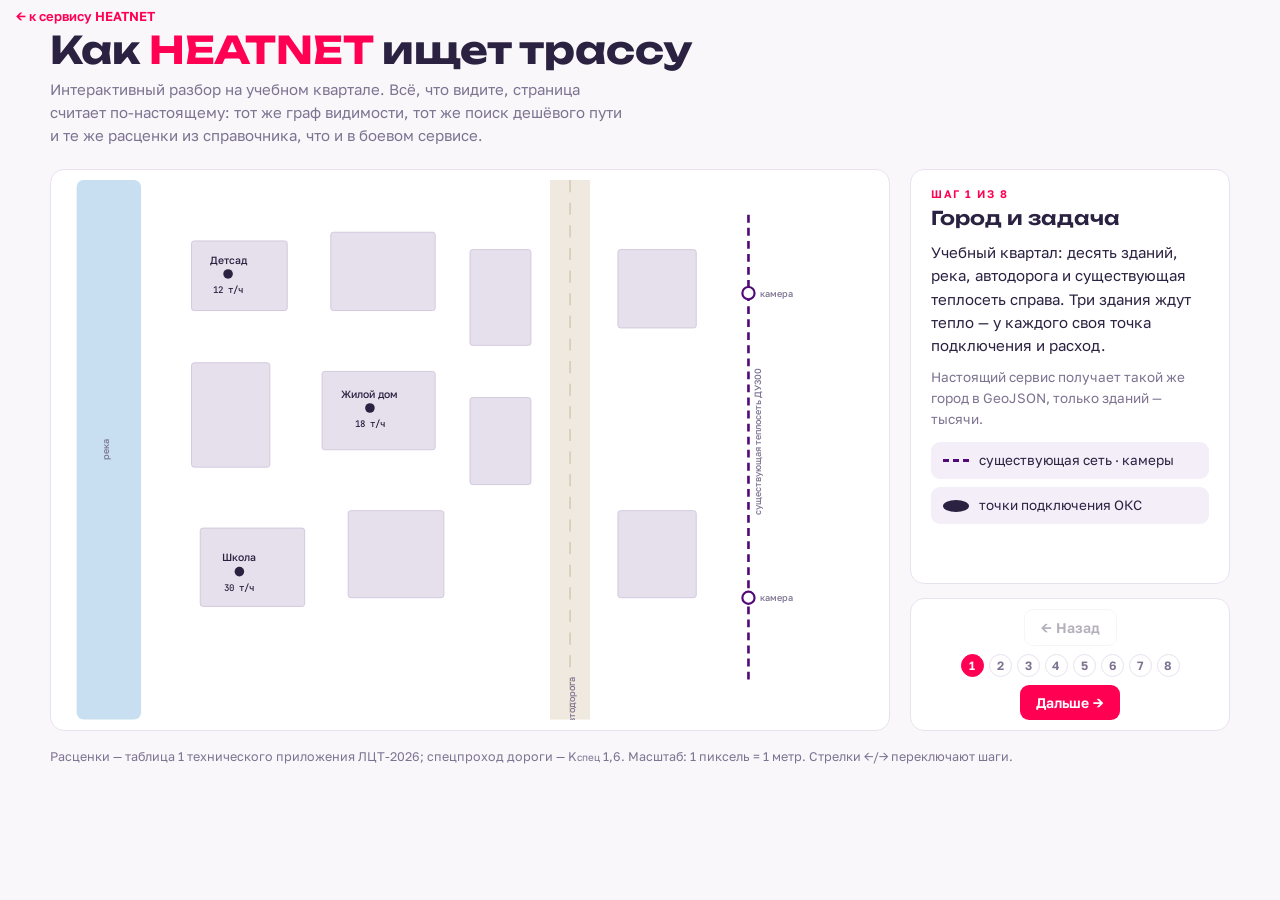
<file: src/main/resources/static/ui/algorithm.html>
<!doctype html>
<html lang="ru">
<head>
<meta charset="utf-8">
<meta name="viewport" content="width=device-width, initial-scale=1">
<title>Как HEATNET ищет трассу</title>
<link rel="stylesheet" href="https://fonts.googleapis.com/css2?family=Unbounded:wght@500;700&family=Golos+Text:wght@400;500;600&family=JetBrains+Mono:wght@400;600&display=swap">
<style>
:root{
  --bg:#faf7fb; --panel:#ffffff; --ink:#2b2140; --muted:#7d7391;
  --accent:#FF0053; --accent-soft:rgba(255,0,83,.10);
  --purple:#520978; --purple-soft:#b18ccc;
  --zone:rgba(255,0,83,.07); --zone-line:rgba(255,0,83,.45);
  --graph:rgba(82,9,120,.18); --node:#a678c8;
  --bld:#e6e0ec; --bld-line:#cfc5dc; --water:#c7dff0; --road:#efe9df; --road-line:#d8cdb8;
  --ok:#0a8f5b; --bad:#c92b2b; --line:#e8e2ef; --chip:#f3eef8;
}
@media (prefers-color-scheme: dark){
  :root:not([data-theme="light"]){
    --bg:#191322; --panel:#221a2e; --ink:#efe9f6; --muted:#a396b8;
    --accent:#ff2e6d; --accent-soft:rgba(255,46,109,.14);
    --purple:#c79bE8; --purple-soft:#8a63a8;
    --zone:rgba(255,46,109,.10); --zone-line:rgba(255,46,109,.5);
    --graph:rgba(199,155,232,.22); --node:#9f7cc2;
    --bld:#332a42; --bld-line:#463a58; --water:#24384a; --road:#332e26; --road-line:#4d4536;
    --ok:#3fbf8a; --bad:#ff6b6b; --line:#352b44; --chip:#2c2338;
  }
}
:root[data-theme="dark"]{
  --bg:#191322; --panel:#221a2e; --ink:#efe9f6; --muted:#a396b8;
  --accent:#ff2e6d; --accent-soft:rgba(255,46,109,.14);
  --purple:#c79bE8; --purple-soft:#8a63a8;
  --zone:rgba(255,46,109,.10); --zone-line:rgba(255,46,109,.5);
  --graph:rgba(199,155,232,.22); --node:#9f7cc2;
  --bld:#332a42; --bld-line:#463a58; --water:#24384a; --road:#332e26; --road-line:#4d4536;
  --ok:#3fbf8a; --bad:#ff6b6b; --line:#352b44; --chip:#2c2338;
}
body{background:var(--bg);color:var(--ink);font:15px/1.55 "Golos Text",system-ui,sans-serif;
  margin:0;padding-block:28px;padding-inline:20px;}
.wrap{max-width:1180px;margin:0 auto;overflow-wrap:break-word}
header h1{font:700 clamp(24px,4vw,38px)/1.15 "Unbounded",sans-serif;margin:0 0 6px;text-wrap:balance}
header h1 em{color:var(--accent);font-style:normal}
header p{color:var(--muted);margin:0;max-width:64ch}
.stage{display:flex;gap:20px;margin-top:22px;align-items:stretch;flex-wrap:wrap}
.mapbox{flex:1 1 560px;min-width:0;background:var(--panel);border:1px solid var(--line);
  border-radius:14px;padding:10px;display:flex;flex-direction:column;gap:8px}
.mapbox svg{width:100%;height:auto;display:block}
.mapbox svg[hidden]{display:none}
.side{flex:0 1 320px;min-width:280px;display:flex;flex-direction:column;gap:14px}
.step-card{background:var(--panel);border:1px solid var(--line);border-radius:14px;padding:18px 20px;flex:1}
.eyebrow{font:600 11px/1 "Golos Text";letter-spacing:.14em;text-transform:uppercase;color:var(--accent)}
.step-card h2{font:600 19px/1.25 "Unbounded",sans-serif;margin:8px 0 10px;text-wrap:balance}
.step-card p{margin:0 0 10px;color:var(--ink)}
.step-card p.note{color:var(--muted);font-size:13.5px}
.chips{display:flex;flex-direction:column;gap:8px;margin-top:12px}
.chip{display:flex;align-items:center;gap:10px;background:var(--chip);border-radius:9px;
  padding:8px 12px;font-size:13.5px}
.chip .sw{flex:0 0 26px;height:0;border-top:3px solid var(--accent)}
.chip .sw.dash{border-top-style:dashed}
.chip b{font-family:"JetBrains Mono",monospace;font-weight:600;font-variant-numeric:tabular-nums}
.chip.badv{color:var(--bad)} .chip.okv{color:var(--ok)}
.est{margin-top:12px;border-top:1px solid var(--line);padding-top:10px;display:none}
.est.on{display:block}
.est .row{display:flex;justify-content:space-between;gap:12px;padding:3px 0;font-size:14px}
.est .row span:last-child{font-family:"JetBrains Mono",monospace;font-variant-numeric:tabular-nums;white-space:nowrap}
.est .row.total{border-top:1px solid var(--line);margin-top:6px;padding-top:8px;font-weight:600}
.est .row.score span:last-child{color:var(--accent);font-weight:600}
.formula{margin-top:10px;background:var(--accent-soft);border-radius:9px;padding:10px 12px;
  font-family:"JetBrains Mono",monospace;font-size:12.5px;color:var(--ink)}
nav.steps{display:flex;align-items:center;gap:8px;flex-wrap:wrap;justify-content:center;
  background:var(--panel);border:1px solid var(--line);border-radius:14px;padding:10px 12px}
nav.steps button.arrow{background:var(--accent);border:none;color:#fff;border-radius:9px;
  font:600 14px "Golos Text";padding:9px 16px;cursor:pointer}
nav.steps button.arrow[disabled]{opacity:.35;cursor:default}
nav.steps button.arrow.ghost{background:transparent;color:var(--ink);border:1px solid var(--line)}
.dots{display:flex;gap:5px;margin:0 auto}
.dots button{width:23px;height:23px;border-radius:50%;border:1px solid var(--line);
  background:transparent;color:var(--muted);font:600 12px "Golos Text";cursor:pointer}
.dots button.cur{background:var(--accent);border-color:var(--accent);color:#fff}
.dots button:focus-visible,nav button:focus-visible{outline:2px solid var(--accent);outline-offset:2px}
footer{color:var(--muted);font-size:12.5px;margin-top:16px}
/* SVG layers */
.L{opacity:0;transition:opacity .6s ease}
.L.on{opacity:1}
.bld{fill:var(--bld);stroke:var(--bld-line)}
.zone{fill:var(--zone);stroke:var(--zone-line);stroke-dasharray:5 4;stroke-width:1.2}
.gedge{stroke:var(--graph);stroke-width:1}
.gnode{fill:var(--node)}
.exp{stroke:var(--accent);stroke-width:1.6;opacity:.35}
.path-main{stroke:var(--accent);fill:none;stroke-linejoin:round}
.path-bad{stroke:var(--bad);stroke-width:2.5;stroke-dasharray:7 5;fill:none}
.path-grid{stroke:var(--muted);stroke-width:2.5;stroke-dasharray:2 4;fill:none}
.exist{stroke:var(--purple);stroke-width:3;stroke-dasharray:9 6;fill:none}
.lbl{font:500 12px "Golos Text";fill:var(--ink)}
.lbl.small{font-size:10.5px;fill:var(--muted)}
.lbl.mono{font-family:"JetBrains Mono",monospace;font-size:10.5px}
.tag{font:600 11px "Golos Text";fill:#fff}
@media (max-width:760px){ .side{flex-basis:100%} }
@media (prefers-reduced-motion: reduce){ .L{transition:none} }
</style>
</head>
<body>
<a href="index.html" style="position:fixed;left:16px;top:10px;z-index:50;font:600 13px/1 'Golos Text',sans-serif;color:#FF0053;text-decoration:none;">&larr; к сервису HEATNET</a>

<div class="wrap">
<header>
  <h1>Как <em>HEATNET</em> ищет трассу</h1>
  <p>Интерактивный разбор на учебном квартале. Всё, что видите, страница считает
  по-настоящему: тот же граф видимости, тот же поиск дешёвого пути и те же
  расценки из справочника, что и в боевом сервисе.</p>
</header>

<div class="stage">
  <div class="mapbox">
    <svg id="map" viewBox="0 0 940 620" role="img" aria-label="Карта учебного квартала с трассировкой">
      <g id="Lbase"></g>
      <g id="Lzones" class="L"></g>
      <g id="Lgraph" class="L"></g>
      <g id="Lexplore" class="L"></g>
      <g id="Lcompare" class="L"></g>
      <g id="Lpaths" class="L"></g>
      <g id="Lshared" class="L"></g>
      <g id="Ldiam" class="L"></g>
      <g id="Lcross" class="L"></g>
      <g id="Ltop"></g>
    </svg>
    <svg id="profile" viewBox="0 0 940 260" role="img" hidden
         aria-label="Продольный профиль магистрали с глубинами"></svg>
  </div>
  <div class="side">
    <div class="step-card">
      <div class="eyebrow" id="stepEyebrow">Шаг 1 из 7</div>
      <h2 id="stepTitle"></h2>
      <div id="stepBody"></div>
      <div class="chips" id="stepChips"></div>
      <div class="est" id="estimate"></div>
    </div>
    <nav class="steps" aria-label="Шаги">
      <button class="arrow ghost" id="btnPrev">← Назад</button>
      <div class="dots" id="dots"></div>
      <button class="arrow" id="btnNext">Дальше →</button>
    </nav>
  </div>
</div>
<footer>Расценки — таблица 1 технического приложения ЛЦТ-2026; спецпроход дороги — K<span style="font-size:.8em">спец</span> 1,6.
Масштаб: 1&nbsp;пиксель = 1&nbsp;метр. Стрелки ←/→ переключают шаги.</footer>
</div>

<script>
"use strict";
/* ==================== сцена ==================== */
const BLD = [ // здания: axis-aligned прямоугольники
  {x:150,y:70,w:110,h:80},{x:310,y:60,w:120,h:90},{x:470,y:80,w:70,h:110},
  {x:150,y:210,w:90,h:120},{x:300,y:220,w:130,h:90},{x:470,y:250,w:70,h:100},
  {x:160,y:400,w:120,h:90},{x:330,y:380,w:110,h:100},
  {x:640,y:80,w:90,h:90},{x:640,y:380,w:90,h:100},
];
const RIVER={x:18,y:0,w:74,h:620};
const ROAD={x0:562,x1:608};             // вертикальная дорога, Kспец 1.6
const EXIST_X=790, EXIST_Y0=40, EXIST_Y1=580;
const CHAMBERS=[{x:EXIST_X,y:130},{x:EXIST_X,y:480}];
const OKS=[ // порядок подключения: по убыванию расхода
  {name:"Школа",     p:{x:205,y:450}, bld:6, flow:30},
  {name:"Жилой дом", p:{x:355,y:262}, bld:4, flow:18},
  {name:"Детсад",    p:{x:192,y:108}, bld:0, flow:12},
];
const MARGIN=14; // отступ + полгабарита, м
const RATE_BASE=105507;    // руб/м ДУ150 — расчётный габарит для поиска
const K_ROAD=1.6;
const TABLE=[ // ДУ, пропускная т/ч, руб/м  (таблица 1)
  [80,13.2,83530],[100,22.3,89748],[125,40.2,97275],[150,65.1,105507],[200,152.3,120275]
];
const TIE_CHAMBER=5e6, NEW_CHAMBER_SMALL=3e6;

const infl=b=>({x:b.x-MARGIN,y:b.y-MARGIN,w:b.w+2*MARGIN,h:b.h+2*MARGIN});
const ZONES=BLD.map(infl); ZONES.push(infl(RIVER));

/* ==================== геометрия ==================== */
const dist=(a,b)=>Math.hypot(a.x-b.x,a.y-b.y);
function segsHit(p,p2,q,q2){
  const d=(a,b,c)=>(b.x-a.x)*(c.y-a.y)-(b.y-a.y)*(c.x-a.x);
  const d1=d(q,q2,p),d2=d(q,q2,p2),d3=d(p,p2,q),d4=d(p,p2,q2);
  return ((d1>0)!==(d2>0))&&((d3>0)!==(d4>0));
}
function segRectHit(a,b,r,eps=0.8){ // пересекает ли отрезок сжатый прямоугольник
  const x0=r.x+eps,y0=r.y+eps,x1=r.x+r.w-eps,y1=r.y+r.h-eps;
  if(x1<=x0||y1<=y0)return false;
  const inside=p=>p.x>x0&&p.x<x1&&p.y>y0&&p.y<y1;
  if(inside(a)||inside(b))return true;
  const c=[{x:x0,y:y0},{x:x1,y:y0},{x:x1,y:y1},{x:x0,y:y1}];
  for(let i=0;i<4;i++) if(segsHit(a,b,c[i],c[(i+1)%4])) return true;
  return false;
}
function edgeOK(a,b,skip){ // skip: Set индексов зон-исключений
  for(let i=0;i<ZONES.length;i++){
    if(skip&&skip.has(i))continue;
    if(segRectHit(a,b,ZONES[i]))return false;
  }
  return true;
}
function roadFrac(a,b){ // доля длины отрезка внутри полосы дороги
  if(a.x===b.x) return (a.x>ROAD.x0&&a.x<ROAD.x1)?1:0;
  let t0=(ROAD.x0-a.x)/(b.x-a.x), t1=(ROAD.x1-a.x)/(b.x-a.x);
  if(t0>t1)[t0,t1]=[t1,t0];
  return Math.max(0,Math.min(1,t1)-Math.max(0,t0));
}
function edgeMoney(a,b,kRoad=K_ROAD){
  const L=dist(a,b), f=roadFrac(a,b);
  return L*RATE_BASE*((1-f)+f*kRoad);
}
const scoreOf=(money,len)=>0.7*money/25e6+0.3*len/100;
const edgeW=(a,b,kRoad)=>scoreOf(edgeMoney(a,b,kRoad),dist(a,b));

/* ==================== узлы графа ==================== */
function cornerNodes(){
  const ns=[];
  for(const z of ZONES.slice(0,BLD.length)){
    for(const c of [{x:z.x,y:z.y},{x:z.x+z.w,y:z.y},{x:z.x+z.w,y:z.y+z.h},{x:z.x,y:z.y+z.h}]){
      if(c.x>RIVER.x+RIVER.w+4 && c.x<930 && c.y>6 && c.y<614 &&
         !ZONES.some(o=>o!==z && c.x>o.x+1&&c.x<o.x+o.w-1&&c.y>o.y+1&&c.y<o.y+o.h-1))
        ns.push(c);
    }
  }
  // техузлы-кандидаты на границах дороги
  for(const y of [80,200,320,440,560]) ns.push({x:ROAD.x0,y},{x:ROAD.x1,y});
  return ns;
}
function tieNodes(){
  const t=CHAMBERS.map(c=>({...c,term:TIE_CHAMBER,kind:"камера"}));
  for(let y=EXIST_Y0+40;y<EXIST_Y1;y+=70)
    if(CHAMBERS.every(c=>Math.abs(c.y-y)>25))
      t.push({x:EXIST_X,y,term:TIE_CHAMBER,kind:"труба"});
  return t;
}

/* Дейкстра от точки ОКС до лучшей цели */
function route(start, targets, skipZone, kRoad=K_ROAD){
  const nodes=[{...start,start:true},...cornerNodes(),...targets];
  const n=nodes.length, adj=[];
  for(let i=0;i<n;i++)adj.push([]);
  for(let i=0;i<n;i++)for(let j=i+1;j<n;j++){
    const a=nodes[i],b=nodes[j];
    if(a.term!==undefined&&b.term!==undefined)continue; // между целями не ходим
    const skip=new Set(); if(a.start||b.start){ if(skipZone!=null)skip.add(skipZone); }
    if(edgeOK(a,b,skip)){ const w=edgeW(a,b,kRoad); adj[i].push([j,w]); adj[j].push([i,w]); }
  }
  const D=Array(n).fill(1e18),P=Array(n).fill(-1),done=Array(n).fill(false);
  D[0]=0; const settled=[];
  for(;;){
    let u=-1,best=1e17;
    for(let i=0;i<n;i++)if(!done[i]&&D[i]<best){best=D[i];u=i;}
    if(u<0)break; done[u]=true;
    if(P[u]>=0)settled.push([nodes[P[u]],nodes[u]]);
    for(const [v,w] of adj[u]) if(D[u]+w<D[v]){D[v]=D[u]+w;P[v]=u;}
  }
  let bi=-1,bs=1e18;
  for(let i=0;i<n;i++) if(nodes[i].term!==undefined&&D[i]<1e17){
    const s=D[i]+scoreOf(nodes[i].term,0);
    if(s<bs){bs=s;bi=i;}
  }
  if(bi<0)return null;
  const path=[]; for(let v=bi;v>=0;v=P[v])path.push(nodes[v]); path.reverse();
  return {path, tie:nodes[bi], settled};
}
function samplesOnPath(path,step=34){ // точки врезки в построенную трубу
  const out=[];
  for(let i=0;i+1<path.length;i++){
    const a=path[i],b=path[i+1],L=dist(a,b);
    for(let d=step;d<L-6;d+=step)
      out.push({x:a.x+(b.x-a.x)*d/L,y:a.y+(b.y-a.y)*d/L,term:NEW_CHAMBER_SMALL,kind:"новая сеть"});
  }
  for(const p of path.slice(1,-1)) out.push({x:p.x,y:p.y,term:NEW_CHAMBER_SMALL,kind:"новая сеть"});
  return out;
}
/* «лесенка» по сетке для сравнения */
function gridPath(start,goal){
  const CS=20,W=Math.ceil(940/CS),H=Math.ceil(620/CS);
  const blocked=(cx,cy)=>{const p={x:cx*CS+CS/2,y:cy*CS+CS/2};
    return ZONES.some(z=>p.x>z.x&&p.x<z.x+z.w&&p.y>z.y&&p.y<z.y+z.h)};
  const cell=p=>[Math.floor(p.x/CS),Math.floor(p.y/CS)];
  const [sx,sy]=cell(start),[gx,gy]=cell(goal);
  const key=(x,y)=>y*W+x, prev=new Map(), q=[[sx,sy]]; prev.set(key(sx,sy),null);
  while(q.length){
    const [x,y]=q.shift();
    if(x===gx&&y===gy)break;
    for(const [dx,dy] of [[1,0],[-1,0],[0,1],[0,-1]]){
      const nx=x+dx,ny=y+dy;
      if(nx<0||ny<0||nx>=W||ny>=H||prev.has(key(nx,ny))||blocked(nx,ny))continue;
      prev.set(key(nx,ny),[x,y]); q.push([nx,ny]);
    }
  }
  if(!prev.has(key(gx,gy)))return null;
  const pts=[]; for(let c=[gx,gy];c;c=prev.get(key(c[0],c[1])))pts.push({x:c[0]*CS+CS/2,y:c[1]*CS+CS/2});
  pts.reverse(); pts[0]=start; pts.push(goal);
  return pts;
}
const pathLen=p=>{let L=0;for(let i=0;i+1<p.length;i++)L+=dist(p[i],p[i+1]);return L};
const pathMoney=p=>{let m=0;for(let i=0;i+1<p.length;i++)m+=edgeMoney(p[i],p[i+1]);return m};

/* ==================== расчёт сети ==================== */
const NET={branches:[],chambers:[],techNodes:[]};
(function build(){
  let tieTargets=tieNodes();
  for(const [i,o] of OKS.entries()){
    const r=route(o.p,tieTargets,o.bld);
    r.oks=o; NET.branches.push(r);
    if(i===0){ NET.rootTie=r.tie; }
    else NET.chambers.push({...r.tie,why:"врезка "+o.name});
    tieTargets=tieTargets.concat(samplesOnPath(r.path));
  }
  // техузлы на границах дороги
  for(const br of NET.branches)
    for(let i=0;i+1<br.path.length;i++){
      const a=br.path[i],b=br.path[i+1];
      for(const rx of [ROAD.x0,ROAD.x1]){
        if((a.x-rx)*(b.x-rx)<0){
          const t=(rx-a.x)/(b.x-a.x);
          NET.techNodes.push({x:rx,y:a.y+(b.y-a.y)*t});
        }
      }
    }
  // потоки и ДУ: делим ветви на кусочки, кусочки общих участков суммируют поток
  const segs=new Map();
  const skey=(a,b)=>{const k1=a.x.toFixed(1)+","+a.y.toFixed(1),k2=b.x.toFixed(1)+","+b.y.toFixed(1);
    return k1<k2?k1+"|"+k2:k2+"|"+k1};
  for(const br of NET.branches){
    // путь ОКС → корень: сама ветвь + хвост ветви-родителя от точки врезки
    let chain=[...br.path].reverse(); // от ОКС к врезке
    let tie=br.tie;
    while(tie&&tie.kind==="новая сеть"){
      const host=NET.branches.find(b2=>b2!==br&&onPath(b2.path,tie));
      if(!host)break;
      chain=chain.concat(tailFrom(host.path,tie));
      tie=host.tie;
    }
    for(let i=0;i+1<chain.length;i++){
      const k=skey(chain[i],chain[i+1]);
      const s=segs.get(k)||{a:chain[i],b:chain[i+1],flow:0};
      s.flow+=br.oks.flow; segs.set(k,s);
    }
  }
  function onPath(path,p){
    for(let i=0;i+1<path.length;i++){
      const a=path[i],b=path[i+1];
      const t=((p.x-a.x)*(b.x-a.x)+(p.y-a.y)*(b.y-a.y))/(dist(a,b)**2);
      if(t>-0.001&&t<1.001&&Math.hypot(a.x+(b.x-a.x)*t-p.x,a.y+(b.y-a.y)*t-p.y)<0.5)return true;
    }
    return false;
  }
  function tailFrom(path,p){ // часть path от точки p до конца (до врезки)
    const out=[];
    for(let i=0;i+1<path.length;i++){
      const a=path[i],b=path[i+1];
      const t=((p.x-a.x)*(b.x-a.x)+(p.y-a.y)*(b.y-a.y))/(dist(a,b)**2);
      if(t>-0.001&&t<1.001&&Math.hypot(a.x+(b.x-a.x)*t-p.x,a.y+(b.y-a.y)*t-p.y)<0.5){
        out.push(p,...path.slice(i+1)); return out;
      }
    }
    return out;
  }
  for(const s of segs.values()){
    s.du=TABLE.find(r=>r[1]>=s.flow)[0];
    s.rate=TABLE.find(r=>r[0]===s.du)[2];
    s.len=dist(s.a,s.b);
    s.road=roadFrac(s.a,s.b);
    s.money=s.len*s.rate*((1-s.road)+s.road*K_ROAD);
  }
  NET.segs=[...segs.values()];
  NET.pipeMoney=NET.segs.reduce((t,s)=>t+s.money,0);
  NET.len=NET.segs.reduce((t,s)=>t+s.len,0);
  NET.chamberMoney=NET.chambers.length*NEW_CHAMBER_SMALL;
  NET.tieMoney=TIE_CHAMBER;
  NET.total=NET.pipeMoney+NET.chamberMoney+NET.tieMoney;
  NET.score=scoreOf(NET.total,NET.len);
})();

/* ==================== отрисовка ==================== */
const NS="http://www.w3.org/2000/svg";
const el=(t,at,parent)=>{const e=document.createElementNS(NS,t);
  for(const k in at)e.setAttribute(k,at[k]); if(parent)parent.appendChild(e); return e};
const pts=p=>p.map(q=>q.x+","+q.y).join(" ");
const G=id=>document.getElementById(id);
const fmtM=v=>(v/1e6).toLocaleString("ru-RU",{maximumFractionDigits:1})+" млн ₽";

(function drawBase(){
  const g=G("Lbase");
  el("rect",{x:RIVER.x,y:RIVER.y,width:RIVER.w,height:RIVER.h,rx:8,fill:"var(--water)"},g);
  el("text",{x:RIVER.x+RIVER.w/2,y:310,class:"lbl small",transform:`rotate(-90 ${RIVER.x+RIVER.w/2} 310)`,"text-anchor":"middle"},g).textContent="река";
  const rd=el("rect",{x:ROAD.x0,y:0,width:ROAD.x1-ROAD.x0,height:620,fill:"var(--road)"},g);
  el("line",{x1:(ROAD.x0+ROAD.x1)/2,y1:0,x2:(ROAD.x0+ROAD.x1)/2,y2:620,stroke:"var(--road-line)","stroke-width":2,"stroke-dasharray":"14 12"},g);
  el("text",{x:(ROAD.x0+ROAD.x1)/2,y:606,class:"lbl small","text-anchor":"middle",transform:`rotate(-90 ${(ROAD.x0+ROAD.x1)/2} 600)`},g).textContent="автодорога";
  for(const b of BLD) el("rect",{x:b.x,y:b.y,width:b.w,height:b.h,rx:3,class:"bld"},g);
  el("polyline",{points:pts([{x:EXIST_X,y:EXIST_Y0},{x:EXIST_X,y:EXIST_Y1}]),class:"exist"},g);
  el("text",{x:EXIST_X+14,y:300,class:"lbl small",transform:`rotate(-90 ${EXIST_X+14} 300)`,"text-anchor":"middle"},g).textContent="существующая теплосеть ДУ300";
  for(const c of CHAMBERS){
    el("circle",{cx:c.x,cy:c.y,r:7,fill:"var(--panel)",stroke:"var(--purple)","stroke-width":2.5},g);
    el("text",{x:c.x+13,y:c.y+4,class:"lbl small"},g).textContent="камера";
  }
  const top=G("Ltop");
  for(const o of OKS){
    el("circle",{cx:o.p.x,cy:o.p.y,r:5.5,fill:"var(--ink)"},top);
    el("text",{x:o.p.x,y:o.p.y-12,class:"lbl","text-anchor":"middle","font-weight":600},top).textContent=o.name;
    el("text",{x:o.p.x,y:o.p.y+22,class:"lbl mono","text-anchor":"middle",fill:"var(--muted)"},top).textContent=o.flow+" т/ч";
  }
})();
(function drawZones(){
  const g=G("Lzones");
  for(const z of ZONES.slice(0,BLD.length)) el("rect",{x:z.x,y:z.y,width:z.w,height:z.h,rx:6,class:"zone"},g);
  el("rect",{x:ROAD.x0-6,y:0,width:ROAD.x1-ROAD.x0+12,height:620,class:"zone"},g);
  el("text",{x:230,y:56,class:"lbl small"},g).textContent="запретная зона: отступ + полгабарита труб";
})();
(function drawGraph(){
  const g=G("Lgraph"), nodes=cornerNodes();
  for(let i=0;i<nodes.length;i++)for(let j=i+1;j<nodes.length;j++)
    if(dist(nodes[i],nodes[j])<330&&edgeOK(nodes[i],nodes[j]))
      el("line",{x1:nodes[i].x,y1:nodes[i].y,x2:nodes[j].x,y2:nodes[j].y,class:"gedge"},g);
  for(const p of nodes) el("circle",{cx:p.x,cy:p.y,r:2.6,class:"gnode"},g);
})();
const school=NET.branches[0];
(function drawExplore(){
  const g=G("Lexplore");
  school.settled.slice(0,140).forEach(([a,b],i)=>{
    const L=dist(a,b);
    const ln=el("line",{x1:a.x,y1:a.y,x2:b.x,y2:b.y,class:"exp",
      "stroke-dasharray":L,"stroke-dashoffset":L},g);
    ln.dataset.delay=i*26;
  });
})();
(function drawCompare(){
  const g=G("Lcompare");
  const goal=school.tie, start=school.oks.p;
  el("line",{x1:start.x,y1:start.y,x2:goal.x,y2:goal.y,class:"path-bad"},g);
  el("text",{x:(start.x+goal.x)/2-10,y:(start.y+goal.y)/2-8,class:"lbl",fill:"var(--bad)","font-weight":600},g).textContent="✕ нарушает отступы";
  const gp=gridPath(start,goal);
  if(gp) el("polyline",{points:pts(gp),class:"path-grid"},g);
})();
(function drawPaths(){
  const g=G("Lpaths");
  el("polyline",{points:pts(school.path),class:"path-main","stroke-width":4},g);
  const t=school.tie;
  el("circle",{cx:t.x,cy:t.y,r:8,fill:"var(--accent)"},g);
})();
(function drawShared(){
  const g=G("Lshared");
  for(const br of NET.branches.slice(1))
    el("polyline",{points:pts(br.path),class:"path-main","stroke-width":4},g);
  for(const c of NET.chambers){
    el("circle",{cx:c.x,cy:c.y,r:6,fill:"var(--accent)",stroke:"var(--panel)","stroke-width":2},g);
    el("text",{x:c.x+10,y:c.y-8,class:"lbl small"},g).textContent="новая камера";
  }
})();
(function drawDiam(){
  const g=G("Ldiam");
  el("rect",{x:0,y:0,width:940,height:620,fill:"var(--bg)",opacity:0.0},g);
  const wOf=du=>({80:2.5,100:3.2,125:4,150:5,200:6.2})[du]||4;
  const seen=new Set();
  for(const s of NET.segs){
    el("line",{x1:s.a.x,y1:s.a.y,x2:s.b.x,y2:s.b.y,class:"path-main","stroke-width":wOf(s.du),
      "stroke-dasharray":s.road>0?"8 5":"none"},g);
    if(s.len>60&&!seen.has(s.du+"-"+(s.flow|0))){
      seen.add(s.du+"-"+(s.flow|0));
      const mx=(s.a.x+s.b.x)/2,my=(s.a.y+s.b.y)/2;
      const r=el("rect",{x:mx-34,y:my-24,width:68,height:16,rx:8,fill:"var(--accent)"},g);
      el("text",{x:mx,y:my-12,class:"tag","text-anchor":"middle"},g).textContent="ДУ"+s.du+" · "+s.flow+" т/ч";
    }
  }
  for(const tn of NET.techNodes)
    el("circle",{cx:tn.x,cy:tn.y,r:4,fill:"var(--panel)",stroke:"var(--accent)","stroke-width":2},g);
})();

/* ==================== режим с глубиной ==================== */
const OUR_H=0.65, NORMAL=3.0, MIN_TOP=0.7, SLOPE=0.1;
const CROSS=[ // пересекаемые коммуникации на восточном плече магистрали школы
  {d:40, label:"кабель",     top:2.7, size:0.2, clr:0.5, alongW:0.2, color:"#2f8fe0"},
  {d:100,label:"газопровод", top:2.8, size:0.4, clr:0.2, alongW:0.4, color:"#e08a00"},
  {d:170,label:"коллектор",  top:1.4, size:2.2, clr:0.5, alongW:2.0, color:"var(--muted)", yaml:true},
];
// восточное плечо: часть пути школы после дороги
const eastLeg=(()=>{
  const p=school.path, out=[];
  for(let i=0;i<p.length;i++) if(p[i].x>=ROAD.x1-1) out.push(p[i]);
  // добавить точку выхода из дороги в начало
  for(let i=0;i+1<p.length;i++){
    const a=p[i],b=p[i+1];
    if((a.x-ROAD.x1)*(b.x-ROAD.x1)<0){
      const t=(ROAD.x1-a.x)/(b.x-a.x);
      out.unshift({x:ROAD.x1,y:a.y+(b.y-a.y)*t}); break;
    }
  }
  return out;
})();
const legLen=pathLen(eastLeg);
function legPoint(d){ // точка и направление на плече по дистанции d
  let acc=0;
  for(let i=0;i+1<eastLeg.length;i++){
    const a=eastLeg[i],b=eastLeg[i+1],L=dist(a,b);
    if(acc+L>=d){const t=(d-acc)/L;
      return {x:a.x+(b.x-a.x)*t,y:a.y+(b.y-a.y)*t,dx:(b.x-a.x)/L,dy:(b.y-a.y)/L};}
    acc+=L;
  }
  const a=eastLeg[eastLeg.length-2],b=eastLeg[eastLeg.length-1],L=dist(a,b);
  return {x:b.x,y:b.y,dx:(b.x-a.x)/L,dy:(b.y-a.y)/L};
}
// позиции пересечений — доли длины плеча (устойчиво к геометрии маршрута)
const PL=Math.min(legLen,240);
CROSS[0].d=Math.round(PL*0.20);
CROSS[1].d=Math.round(PL*0.50);
CROSS[2].d=Math.round(PL*0.78);
// профиль: для каждого пересечения окно и целевая глубина верха
for(const c of CROSS){
  const over=c.top-c.clr-OUR_H, under=c.top+c.size+c.clr;
  c.depth=(over>=MIN_TOP)?over:under;          // над — если физически можно, иначе под
  c.under=c.depth===under;
  c.k=c.depth>NORMAL?1+0.1*(c.depth-NORMAL):1; // Kгл
  c.halfW=c.alongW/2+2;                        // границы спецучастка ±2 м
  c.ramp=Math.abs(NORMAL-c.depth)/SLOPE;
}
(function drawCross(){ // пересечения на плане
  const g=G("Lcross");
  for(const c of CROSS){
    const p=legPoint(c.d), nx=-p.dy, ny=p.dx;
    el("line",{x1:p.x-nx*26,y1:p.y-ny*26,x2:p.x+nx*26,y2:p.y+ny*26,
      stroke:c.color,"stroke-width":3,"stroke-dasharray":c.yaml?"5 4":"none"},g);
    el("text",{x:p.x+nx*32,y:p.y+ny*32+4,class:"lbl small","text-anchor":"middle"},g)
      .textContent=c.label;
  }
})();
(function drawProfile(){
  const svg=G("profile");
  const X0=64,X1=908,Y0=34,SC=(X1-X0)/PL,VS=38; // px на метр глубины
  const xx=d=>X0+d*SC, yy=h=>Y0+h*VS;
  el("rect",{x:0,y:0,width:940,height:260,fill:"var(--panel)"},svg);
  el("text",{x:X0,y:20,class:"lbl","font-weight":600},svg)
    .textContent="Продольный профиль магистрали (восточное плечо, вертикальный масштаб увеличен)";
  // земля и ось глубин
  el("line",{x1:X0-10,y1:yy(0),x2:X1,y2:yy(0),stroke:"var(--ink)","stroke-width":2},svg);
  el("text",{x:X1+2,y:yy(0)+4,class:"lbl small"},svg).textContent="земля";
  for(let h=1;h<=5;h++){
    el("line",{x1:X0-6,y1:yy(h),x2:X1,y2:yy(h),stroke:"var(--line)","stroke-width":1},svg);
    el("text",{x:X0-12,y:yy(h)+4,class:"lbl mono","text-anchor":"end"},svg).textContent=h+" м";
  }
  // профиль верха габарита: плато + рампы
  const bp=[{d:0,h:NORMAL}];
  for(const c of CROSS.sort((a,b)=>a.d-b.d)){
    bp.push({d:c.d-c.halfW-c.ramp,h:NORMAL},{d:c.d-c.halfW,h:c.depth,tech:1},
            {d:c.d+c.halfW,h:c.depth,tech:1},{d:c.d+c.halfW+c.ramp,h:NORMAL});
  }
  bp.push({d:PL,h:NORMAL});
  // лента трубы
  const topPts=bp.map(p=>xx(p.d)+","+yy(p.h)).join(" ");
  const botPts=[...bp].reverse().map(p=>xx(p.d)+","+yy(p.h+OUR_H)).join(" ");
  el("polygon",{points:topPts+" "+botPts,fill:"var(--accent-soft)",stroke:"var(--accent)","stroke-width":2.5},svg);
  el("text",{x:xx(8),y:yy(NORMAL)-8,class:"lbl small"},svg).textContent="обычная глубина: верх на 3,0 м";
  // пересекаемые коммуникации
  for(const c of CROSS){
    el("rect",{x:xx(c.d)-Math.max(c.alongW*SC/2,5),y:yy(c.top),
      width:Math.max(c.alongW*SC,10),height:c.size*VS,fill:c.color,rx:2,
      "stroke-dasharray":c.yaml?"4 3":"none",stroke:c.yaml?"var(--ink)":"none"},svg);
    el("text",{x:xx(c.d),y:yy(c.top)+(c.under?-8:c.size*VS+14),class:"lbl small","text-anchor":"middle"},svg)
      .textContent=c.label+(c.yaml?" (тип из YAML)":"");
    // просвет
    const gy=c.under?[yy(c.top+c.size),yy(c.depth)]:[yy(c.depth+OUR_H),yy(c.top)];
    el("line",{x1:xx(c.d)+16,y1:gy[0],x2:xx(c.d)+16,y2:gy[1],stroke:"var(--ok)","stroke-width":1.5},svg);
    el("text",{x:xx(c.d)+21,y:(gy[0]+gy[1])/2+3,class:"lbl mono",fill:"var(--ok)"},svg)
      .textContent=c.clr.toLocaleString("ru-RU");
    if(c.k>1){
      el("text",{x:xx(c.d),y:yy(c.depth+OUR_H)+18,class:"lbl mono","text-anchor":"middle",fill:"var(--accent)"},svg)
        .textContent="Kгл = "+c.k.toFixed(2);
    }
  }
  // техузлы на изломах
  for(const p of bp) if(p.tech||Math.abs(p.h-NORMAL)<1e-9&&p.d>0&&p.d<PL)
    el("circle",{cx:xx(p.d),cy:yy(p.h),r:3.5,fill:"var(--panel)",stroke:"var(--accent)","stroke-width":2},svg);
  const r0=CROSS[0];
  el("text",{x:xx(r0.d-r0.halfW-r0.ramp/2),y:yy((NORMAL+r0.depth)/2)-6,class:"lbl small"},svg)
    .textContent="уклон ≤ 0,1";
})();

/* ==================== шаги ==================== */
const cmpBest={money:pathMoney(school.path)+TIE_CHAMBER,len:pathLen(school.path)};
const cmpGrid=(()=>{const p=gridPath(school.oks.p,school.tie);
  return p?{money:pathMoney(p)+TIE_CHAMBER,len:pathLen(p)}:null})();
const STEPS=[
 {t:"Город и задача",layers:[],
  b:`<p>Учебный квартал: десять зданий, река, автодорога и существующая теплосеть
     справа. Три здания ждут тепло — у каждого своя точка подключения и расход.</p>
     <p class="note">Настоящий сервис получает такой же город в GeoJSON, только зданий — тысячи.</p>`,
  chips:[["sw",'var(--purple)','dash',"существующая сеть · камеры"],["dot","var(--ink)","", "точки подключения ОКС"]]},
 {t:"Запретные зоны",layers:["Lzones"],
  b:`<p>Каждое препятствие «раздувается»: к контуру прибавляется нормативный отступ
     (5–9 м по диаметру) плюс половина ширины пары труб. Внутрь пунктира ось трассы
     заходить не может.</p>
     <p>Дорога — препятствие особого рода: её можно пересечь, но только прямым
     участком под углом ≥ 45°, и метр там дороже в 1,6 раза.</p>`,
  chips:[["sw","var(--zone-line)","dash","запретная зона"],["sw","var(--road-line)","","спецпроход: K = 1,6"]]},
 {t:"Паутина возможных ходов",layers:["Lzones","Lgraph"],
  b:`<p>Ключевая идея: оптимальный обход всегда идёт по прямой от угла одного
     препятствия до угла другого — как нитка, натянутая между колышками.</p>
     <p>Соединяем углы запретных зон всеми допустимыми прямыми — получается
     <b>граф видимости</b>: сотни проверенных ходов, из которых можно собирать маршрут.
     Каждое ребро уже прошло проверку отступов и правил спецпроходов.</p>`,
  chips:[["sw","var(--graph)","","допустимое ребро графа"],["dot","var(--node)","","вершина — угол зоны"]]},
 {t:"Дешёвый, а не короткий",layers:["Lzones","Lexplore","Lcompare","Lpaths"],explore:true,
  b:`<p>По паутине бежит поиск пути (A*). Цена хода — не метры, а <b>вклад в оценку
     жюри</b>: стоимость метра трубы с надбавками плюс нормированная длина.</p>
     <p>Школа (30 т/ч) подключается первой. Сравните три маршрута:</p>`,
  chips:[["sw","var(--bad)","dash",`напрямую — нельзя <b>✕</b>`],
         ["sw","var(--muted)","dash",`«лесенка» по сетке — ${cmpGrid?fmtM(cmpGrid.money)+" · "+Math.round(cmpGrid.len)+" м":"—"}`],
         ["sw","var(--accent)","",`граф видимости — <b>${fmtM(cmpBest.money)}</b> · ${Math.round(cmpBest.len)} м`]]},
 {t:"Соседи делят трубу",layers:["Lzones","Lpaths","Lshared"],
  b:`<p>Остальные здания подключаются по очереди, и каждому доступна не только
     существующая сеть, но и <b>уже построенная труба школы</b>. Врезался рядом —
     сэкономил сотни метров магистрали.</p>
     <p>В точке врезки ставится новая камера. Так и возникают общие магистрали —
     главный источник экономии (на конкурсном наборе — в 3,1 раза против
     раздельной прокладки).</p>
     <p class="note">В бою порядок подключения перебирается семью способами, и каждый
     ОКС потом пробуют переподключить заново (1-opt) — берётся лучший план.</p>`,
  chips:[["dot","var(--accent)","","новая камера в точке врезки"]]},
 {t:"Диаметры по потоку",layers:["Ldiam"],
  b:`<p>Расход трубы — сумма расходов всех зданий «ниже по течению»: труба толстеет
     к месту врезки, как река от притоков. Диаметр берётся из таблицы: минимальный,
     который пропустит поток и не превысит предельную длину для своего калибра.</p>
     <p class="note">Пунктиром — спецпроход под дорогой, на его границах — технические узлы.</p>`,
  chips:[["sw","var(--accent)","",`ДУ80 · 12 т/ч → тонкая`],["swW","var(--accent)","",`ДУ150 · 60 т/ч → толстая`]]},
 {t:"Смета и оценка",layers:["Ldiam"],est:true,
  b:`<p>Финал — честная смета: каждый участок по своей цене за метр (с K за
     спецпроходы), камеры по диаметру, врезка в существующую камеру — фиксированные
     5 млн. Не подключил здание — штраф 100 млн, поэтому сначала подключаем всех.</p>`,
  chips:[]},
 {t:"Режим с глубиной",layers:["Ldiam","Lcross"],profile:true,
  b:`<p>Дополнительный режим достраивает <b>вертикальный профиль</b> вдоль тех же
     маршрутов. Z-координаты не нужны: глубины коммуникаций условные, по типам
     (кабель — 2,7 м, газ — 2,8 м), для новых типов задаются YAML-справочником.</p>
     <p>Каждое пересечение — «окно» допустимых глубин: над препятствием или под ним
     с нормативным просветом. Труба идёт на обычных 3,0 м, а у пересечений
     поднимается или ныряет: полка + рампы с уклоном не круче 0,1, на изломах —
     технические узлы. Над кабелем и газом проходим сверху (бесплатно), а вот под
     коллектор приходится нырять — заглубление ниже 3 м оплачивается
     коэффициентом <b>K</b><span style="font-size:.8em">гл</span> = 1 + 0,1·(h − 3).</p>
     <p class="note">Результат — отдельный файл с depth_start/depth_end у каждого
     участка и собственным ранжированием вариантов.</p>`,
  chips:[["sw","#2f8fe0","","кабель · просвет 0,5 м"],
         ["sw","#e08a00","","газопровод · просвет 0,2 м"],
         ["sw","var(--muted)","dash","коллектор — тип из YAML-справочника"],
         ["dot","var(--accent)","","техузел на изломе профиля"]]},
];

const dots=G("dots");
STEPS.forEach((s,i)=>{
  const b=document.createElement("button");
  b.textContent=i+1; b.setAttribute("aria-label","Шаг "+(i+1));
  b.onclick=()=>go(i); dots.appendChild(b);
});
let cur=-1;
function chipHTML(kind,color,mod,label){
  if(kind==="dot")return `<div class="chip"><span class="sw" style="border:none;width:12px;height:12px;border-radius:50%;background:${color}"></span><span>${label}</span></div>`;
  const w=kind==="swW"?"border-top-width:6px;":"";
  return `<div class="chip"><span class="sw ${mod}" style="border-top-color:${color};${w}"></span><span>${label}</span></div>`;
}
function go(i){
  cur=Math.max(0,Math.min(STEPS.length-1,i));
  const s=STEPS[cur];
  G("stepEyebrow").textContent=`Шаг ${cur+1} из ${STEPS.length}`;
  G("stepTitle").textContent=s.t;
  G("stepBody").innerHTML=s.b;
  G("stepChips").innerHTML=s.chips.map(c=>chipHTML(...c)).join("");
  for(const id of ["Lzones","Lgraph","Lexplore","Lcompare","Lpaths","Lshared","Ldiam","Lcross"])
    G(id).classList.toggle("on",s.layers.includes(id));
  G("profile").hidden=!s.profile;
  [...dots.children].forEach((d,j)=>d.classList.toggle("cur",j===cur));
  G("btnPrev").disabled=cur===0; G("btnNext").disabled=cur===STEPS.length-1;
  const est=G("estimate"); est.classList.toggle("on",!!s.est);
  if(s.est)renderEstimate();
  if(s.explore)playExplore();
}
function playExplore(){
  const lines=G("Lexplore").querySelectorAll("line");
  const reduce=matchMedia("(prefers-reduced-motion: reduce)").matches;
  lines.forEach(ln=>{
    ln.style.transition="none"; ln.setAttribute("stroke-dashoffset",ln.getAttribute("stroke-dasharray"));
    void ln.getBoundingClientRect();
    if(reduce){ln.setAttribute("stroke-dashoffset",0);return;}
    ln.style.transition=`stroke-dashoffset .4s linear ${ln.dataset.delay}ms`;
    ln.setAttribute("stroke-dashoffset",0);
  });
}
function renderEstimate(){
  const byDu=new Map();
  for(const s of NET.segs){
    const e=byDu.get(s.du)||{len:0,money:0}; e.len+=s.len;e.money+=s.money;byDu.set(s.du,e);
  }
  let rows="";
  for(const [du,e] of [...byDu.entries()].sort((a,b)=>a[0]-b[0]))
    rows+=`<div class="row"><span>Трубы ДУ${du} · ${Math.round(e.len)} м</span><span>${fmtM(e.money)}</span></div>`;
  rows+=`<div class="row"><span>Новые камеры × ${NET.chambers.length}</span><span>${fmtM(NET.chamberMoney)}</span></div>`;
  rows+=`<div class="row"><span>Врезка в существующую камеру</span><span>${fmtM(NET.tieMoney)}</span></div>`;
  rows+=`<div class="row total"><span>Итого · ${Math.round(NET.len)} м</span><span>${fmtM(NET.total)}</span></div>`;
  rows+=`<div class="row score"><span>Показатель S</span><span>${NET.score.toFixed(2)}</span></div>`;
  rows+=`<div class="formula">S = 0,7·(C / 25 млн) + 0,3·(L / 100)<br>= 0,7·${(NET.total/25e6).toFixed(2)} + 0,3·${(NET.len/100).toFixed(2)} = <b>${NET.score.toFixed(2)}</b></div>`;
  G("estimate").innerHTML=rows;
}
G("btnPrev").onclick=()=>go(cur-1);
G("btnNext").onclick=()=>go(cur+1);
addEventListener("keydown",e=>{
  if(e.key==="ArrowRight")go(cur+1);
  if(e.key==="ArrowLeft")go(cur-1);
});
go(0);
</script>

</body>
</html>
</file>
